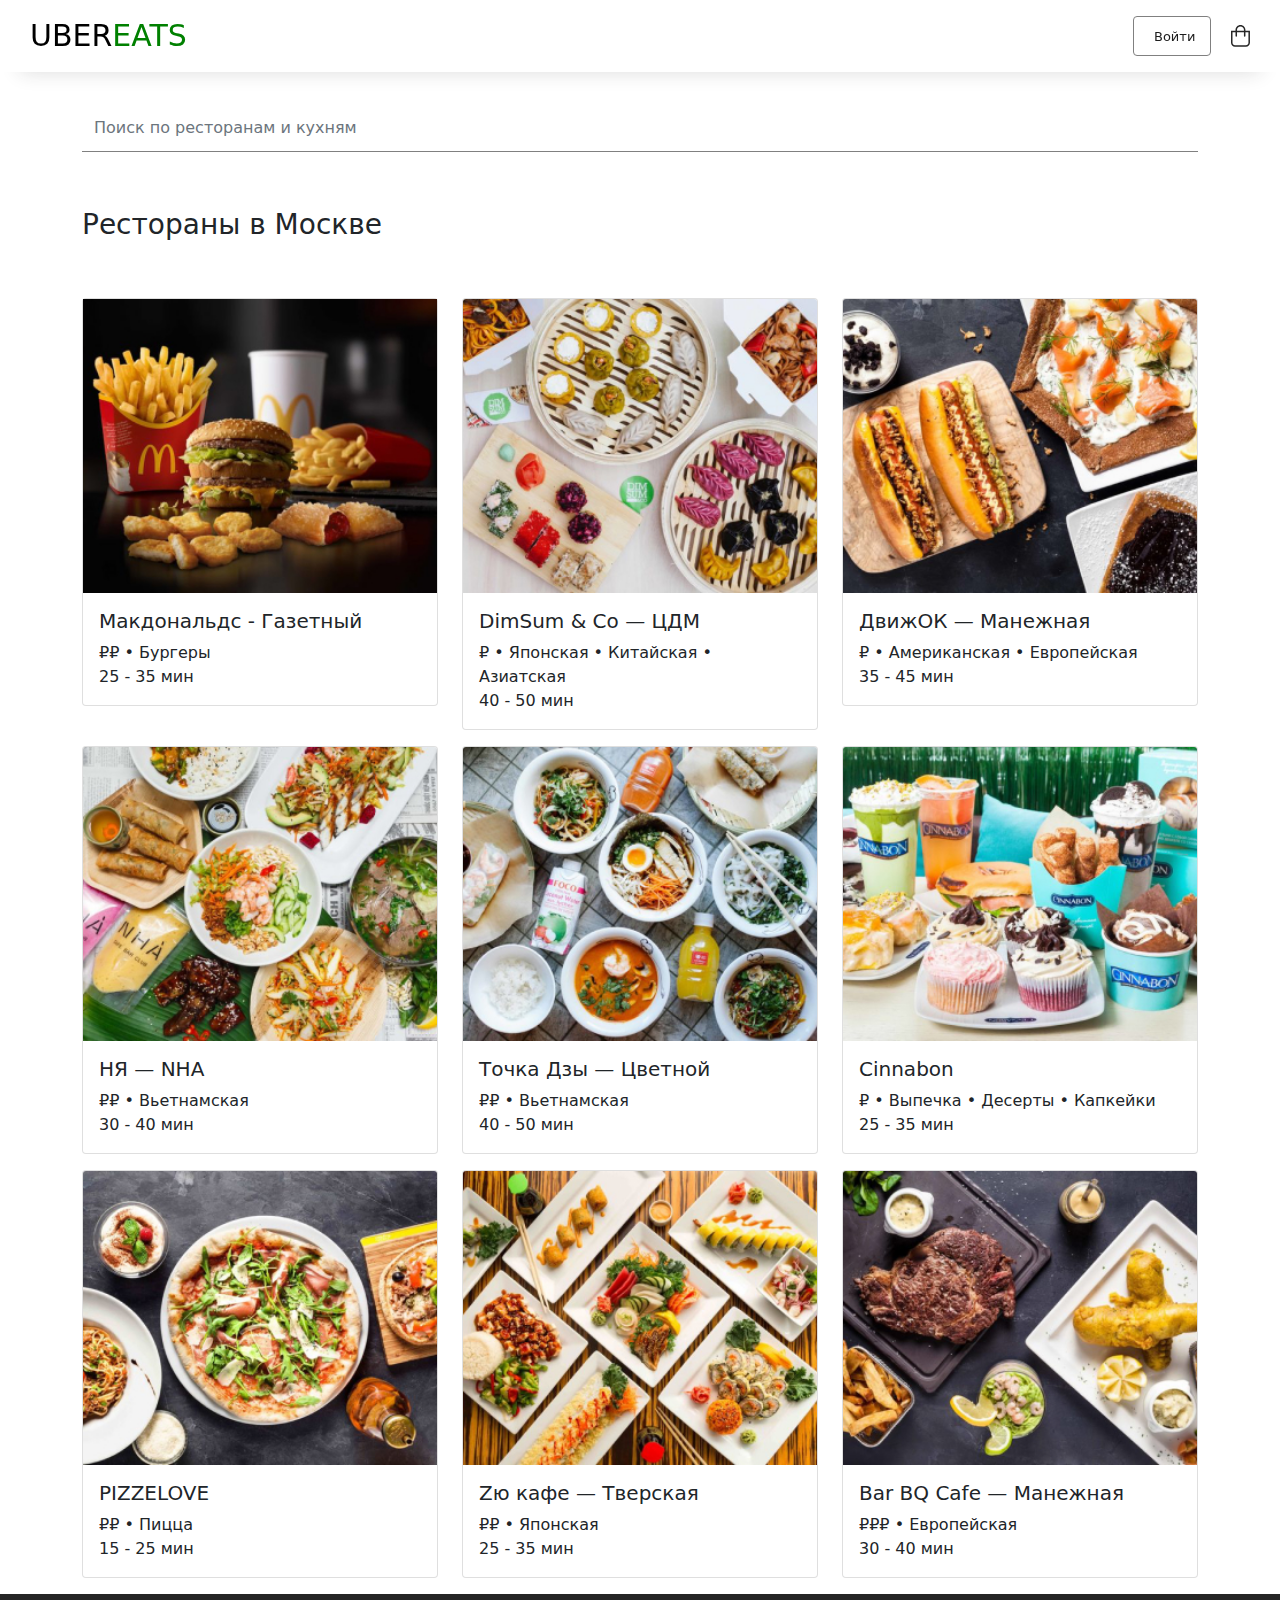
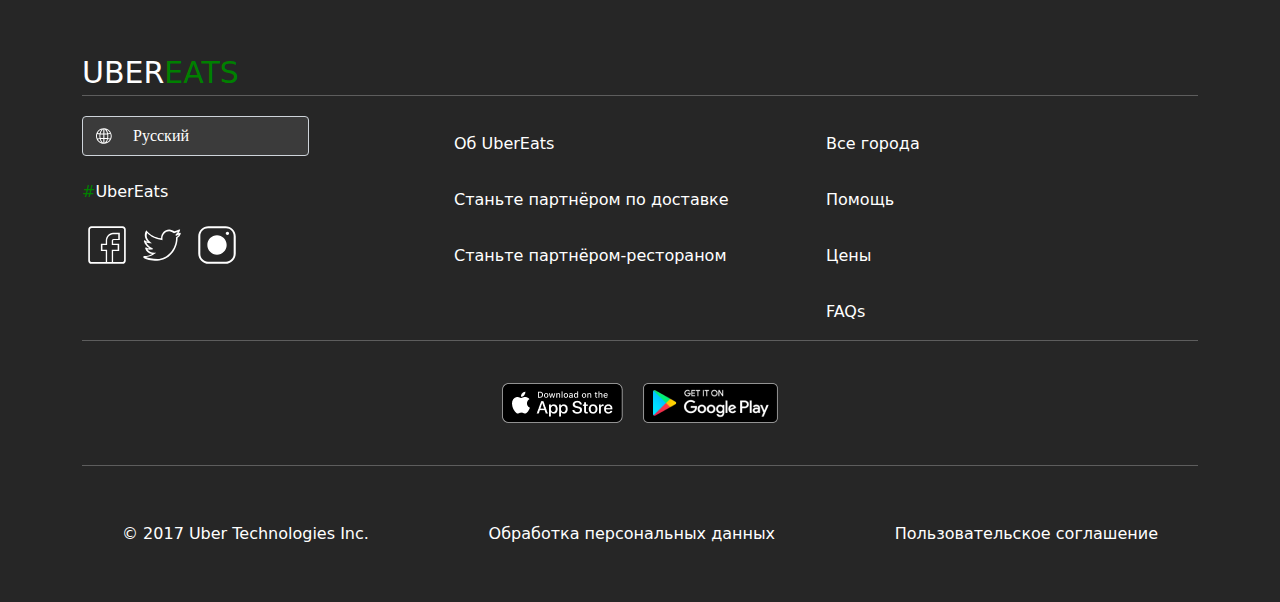
<file: index.html>
<!DOCTYPE html>
<html lang="en">
  <head>
    <meta charset="UTF-8" />
    <meta http-equiv="X-UA-Compatible" content="IE=edge" />
    <meta name="viewport" content="width=device-width, initial-scale=1.0" />
    <link rel="shortcut icon" href="img/favicon.ico" type="image/x-icon" />
    <link rel="stylesheet" href="css/bootstrap.min.css" />
    <link rel="stylesheet" href="css/fontello.css" />
    <link rel="stylesheet" href="css/style.css" />

    <title>UBER EATS</title>
  </head>
  <body>
    <header id="header">
      <div class="header-conteiner">
        <div class="logo">
          <a href="/" class="text-uppercase"
            >uber <span class="green">eats</span>
          </a>
        </div>

        <div class="enter">
          <div class="enter1">
            <a href="/" class="btn btn-itd btn-outline-dark">Войти</a>
          </div>
          <div class="case1">
            <img src="img/header/basket.svg" alt="Корзина" />
          </div>
        </div>

        <div class="case"></div>
      </div>
    </header>
    <section class="searching">
      <div class="container">
        <div class="row">
          <div class="col-12 search1">
            <div class="form-outline">
              <input
                type="search"
                id="form1"
                class="form-control"
                placeholder="Поиск по ресторанам и кухням"
                aria-label="Search"
              />
            </div>
          </div>
        </div>
      </div>
    </section>
    <section class="restorans">
      <div class="container">
        <div class="row">
          <div class="col-12 mb-5">
            <h3>Рестораны в Москве</h3>
          </div>
        </div>
        <div class="row">
          <div class="col-lg-4 col-md-6 col-sm-12 col-xs-12 crd mb-3">
            <a href="restaurant.html" class="a-hover"
              ><div class="card" style="width: auto">
                <img
                  src="img/stores/1.jpg"
                  class="transition-fix"
                  alt="Макдональдс"
                />
                <div class="card-body">
                  <h5 class="card-title">Макдональдс - Газетный</h5>
                  <p class="card-text">₽₽ • Бургеры<br />25 - 35 мин</p>
                </div>
              </div></a
            >
          </div>

          <div class="col-lg-4 col-md-6 col-sm-12 col-xs-12 crd mb-3">
            <a href="restaurant.html" class="a-hover"
              ><div class="card" style="width: auto">
                <img
                  src="img/stores/2.jpg"
                  class="card-img-top"
                  alt="DimSum & Co — ЦДМ"
                />
                <div class="card-body">
                  <h5 class="card-title">DimSum & Co — ЦДМ</h5>
                  <p class="card-text">
                    ₽ • Японская • Китайская • Азиатская<br />40 - 50 мин
                  </p>
                </div>
              </div></a
            >
          </div>

          <div class="col-lg-4 col-md-6 col-sm-12 col-xs-12 crd mb-3">
            <a href="restaurant.html" class="a-hover"
              ><div class="card" style="width: auto">
                <img
                  src="img/stores/3.jpg"
                  class="card-img-top"
                  alt="ДвижОК — Манежная"
                />
                <div class="card-body">
                  <h5 class="card-title">ДвижОК — Манежная</h5>
                  <p class="card-text">
                    ₽ • Американская • Европейская <br />35 - 45 мин
                  </p>
                </div>
              </div></a
            >
          </div>

          <div class="col-lg-4 col-md-6 col-sm-12 col-xs-12 crd mb-3">
            <a href="restaurant.html" class="a-hover"
              ><div class="card" style="width: auto">
                <img
                  src="img/stores/4.jpg"
                  class="card-img-top"
                  alt="НЯ — NHA"
                />
                <div class="card-body">
                  <h5 class="card-title">НЯ — NHA</h5>
                  <p class="card-text">₽₽ • Вьетнамская <br />30 - 40 мин</p>
                </div>
              </div></a
            >
          </div>

          <div class="col-lg-4 col-md-6 col-sm-12 col-xs-12 crd mb-3">
            <a href="restaurant.html" class="a-hover"
              ><div class="card" style="width: auto">
                <img
                  src="img/stores/5.jpg"
                  class="card-img-top"
                  alt="Точка Дзы — Цветной"
                />
                <div class="card-body">
                  <h5 class="card-title">Точка Дзы — Цветной</h5>
                  <p class="card-text">₽₽ • Вьетнамская<br />40 - 50 мин</p>
                </div>
              </div></a
            >
          </div>

          <div class="col-lg-4 col-md-6 col-sm-12 col-xs-12 crd mb-3">
            <a href="restaurant.html" class="a-hover"
              ><div class="card" style="width: auto">
                <img
                  src="img/stores/6.jpg"
                  class="card-img-top"
                  alt="Cinnabon"
                />
                <div class="card-body">
                  <h5 class="card-title">Cinnabon</h5>
                  <p class="card-text">
                    ₽ • Выпечка • Десерты • Капкейки<br />25 - 35 мин
                  </p>
                </div>
              </div></a
            >
          </div>

          <div class="col-lg-4 col-md-6 col-sm-12 col-xs-12 crd mb-3">
            <a href="restaurant.html" class="a-hover"
              ><div class="card" style="width: auto">
                <img
                  src="img/stores/7.jpg"
                  class="card-img-top"
                  alt="PIZZELOVE"
                />
                <div class="card-body">
                  <h5 class="card-title">PIZZELOVE</h5>
                  <p class="card-text">₽₽ • Пицца<br />15 - 25 мин</p>
                </div>
              </div></a
            >
          </div>

          <div class="col-lg-4 col-md-6 col-sm-12 col-xs-12 crd mb-3">
            <a href="restaurant.html" class="a-hover"
              ><div class="card" style="width: auto">
                <img
                  src="img/stores/8.jpg"
                  class="card-img-top"
                  alt="Zю кафе — Тверская"
                />
                <div class="card-body">
                  <h5 class="card-title">Zю кафе — Тверская</h5>
                  <p class="card-text">₽₽ • Японская<br />25 - 35 мин</p>
                </div>
              </div></a
            >
          </div>

          <div class="col-lg-4 col-md-6 col-sm-12 col-xs-12 crd mb-3">
            <a href="restaurant.html" class="a-hover"
              ><div class="card" style="width: auto">
                <img
                  src="img/stores/9.jpg"
                  class="card-img-top"
                  alt="Bar BQ Cafe — Манежная"
                />
                <div class="card-body">
                  <h5 class="card-title">Bar BQ Cafe — Манежная</h5>
                  <p class="card-text">₽₽₽ • Европейская<br />30 - 40 мин</p>
                </div>
              </div></a
            >
          </div>
        </div>
      </div>
    </section>

    <footer>
      <div class="container">
        <div class="logo-f">
          <a href="/" class="text-uppercase"
            >uber <span class="green">eats</span>
          </a>
        </div>

        <hr class="footer-hr" />

        <div class="rowfut">
          <div class="colfut">
            <div class="lang-selector-container">
              <img src="img/footer/world.svg" alt="Language" />
              <select class="form-select" aria-label="Select language">
                <option value="ru">Русский</option>
                <option value="en">English</option>
                <option value="ch">汉语</option>
                <option value="jp">日本語</option>
              </select>
            </div>
            <div class="social">
              <div class="hesh">
                <p>
                  <span class="green">#</span><a href="#header">UberEats</a>
                </p>
              </div>
              <div class="soc-ico">
                <a href="#" class="icon-link">
                  <img src="img/footer/facebook.svg" alt="facebook" />
                </a>
                <a href="#" class="icon-link">
                  <img src="img/footer/twitter.svg" alt="twitter" />
                </a>
                <a href="#" class="icon-link">
                  <img src="img/footer/instagram.svg" alt="instagram" />
                </a>
              </div>
            </div>
          </div>
          <div class="colfut">
            <div><a href="#" class="footer-link">Об UberEats</a></div>
            <div>
              <a href="#" class="footer-link">Станьте партнёром по доставке</a>
            </div>
            <div>
              <a href="#" class="footer-link">Станьте партнёром-рестораном</a>
            </div>
          </div>
          <div class="colfut">
            <div><a href="#" class="footer-link">Все города</a></div>
            <div><a href="#" class="footer-link">Помощь</a></div>
            <div><a href="#" class="footer-link">Цены</a></div>
            <div><a href="#" class="footer-link">FAQs</a></div>
          </div>
        </div>
        <hr class="footer-hr" />

        <div class="app">
          <div>
            <a href="#"
              ><img src="img/footer/get_it_on_appstore.png" alt="appstore"
            /></a>
          </div>
          <div>
            <a href="#"
              ><img src="img/footer/get_it_on_google.png" alt="google"
            /></a>
          </div>
        </div>

        <hr class="footer-hr" />
        <div class="legal">
          <div class="legal-item">
            <a class="footer-link" href="#">© 2017 Uber Technologies Inc.</a>
          </div>
          <div class="legal-item">
            <a class="footer-link" href="#">Обработка персональных данных</a>
          </div>
          <div class="legal-item">
            <a class="footer-link" href="#">Пользовательское соглашение</a>
          </div>
        </div>
      </div>
    </footer>

    <script src="js/bootstrap.bundle.min.js"></script>
  </body>
</html>
</file>
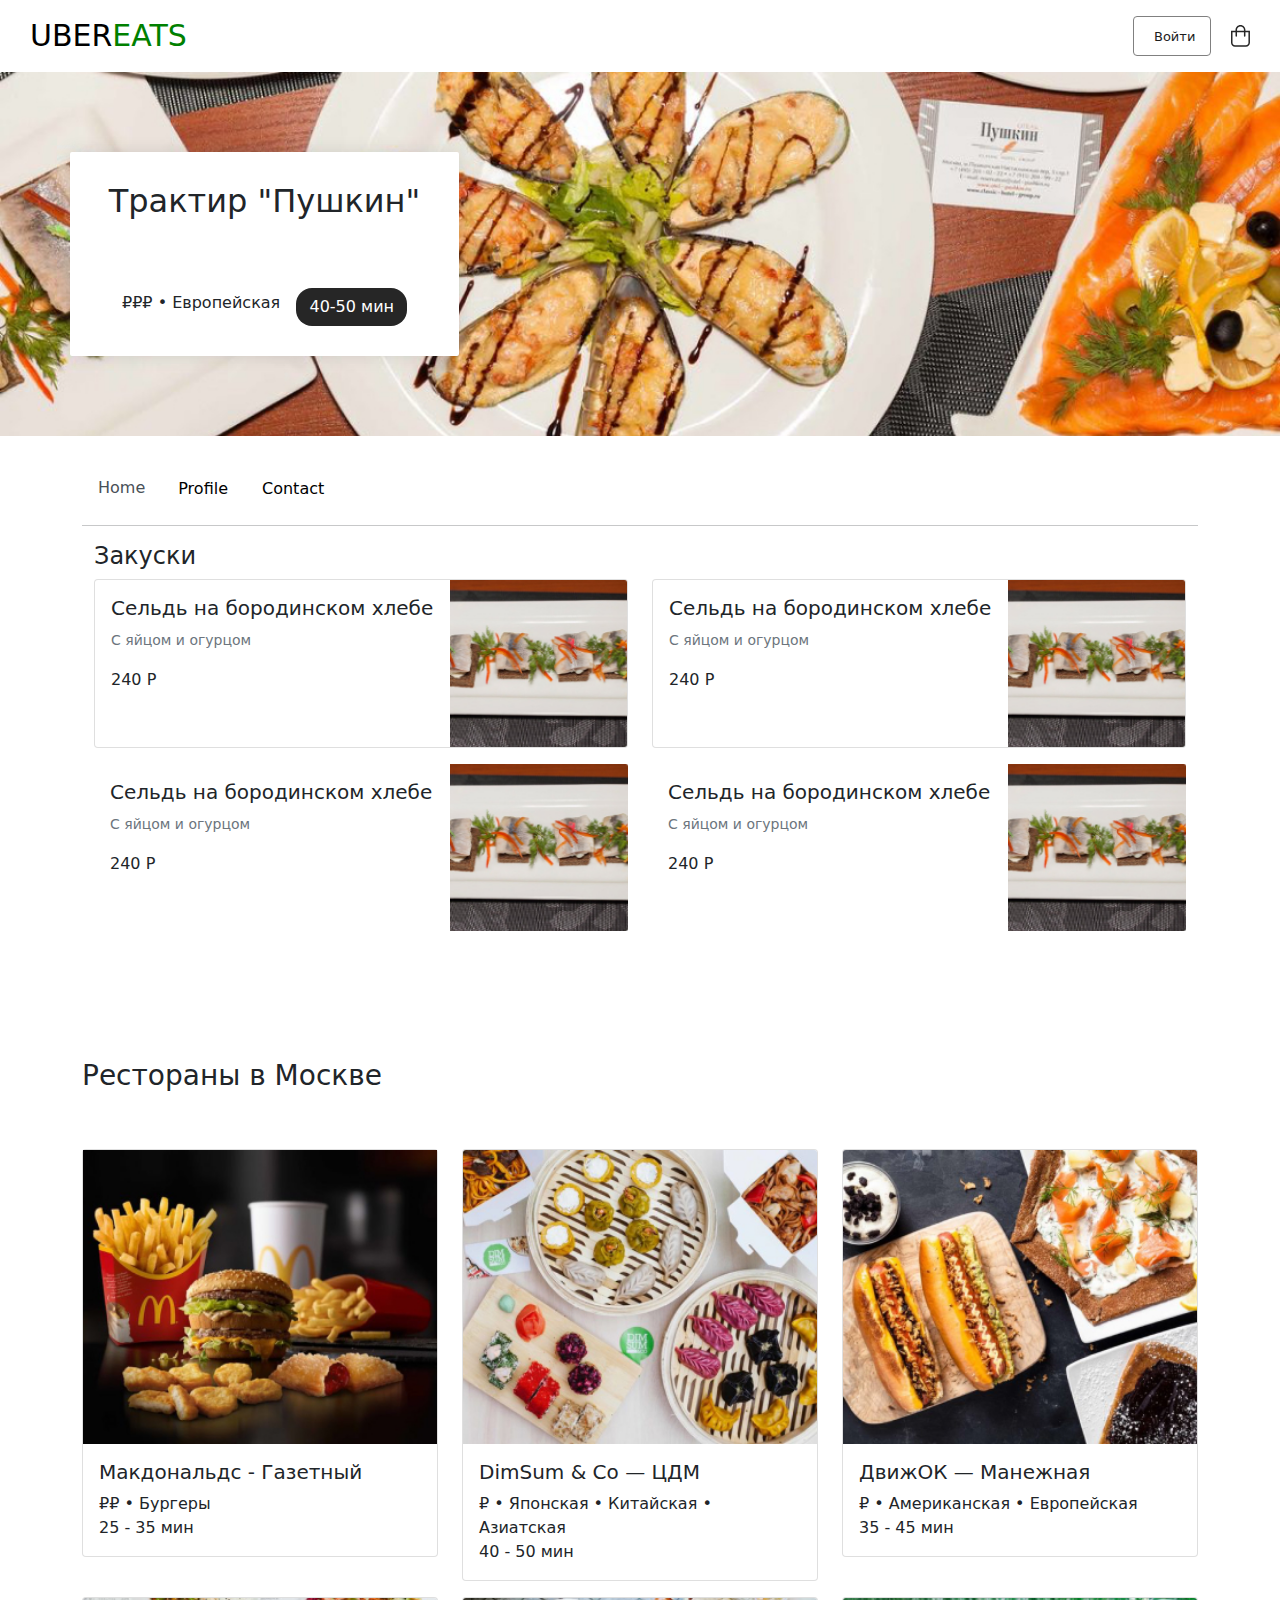
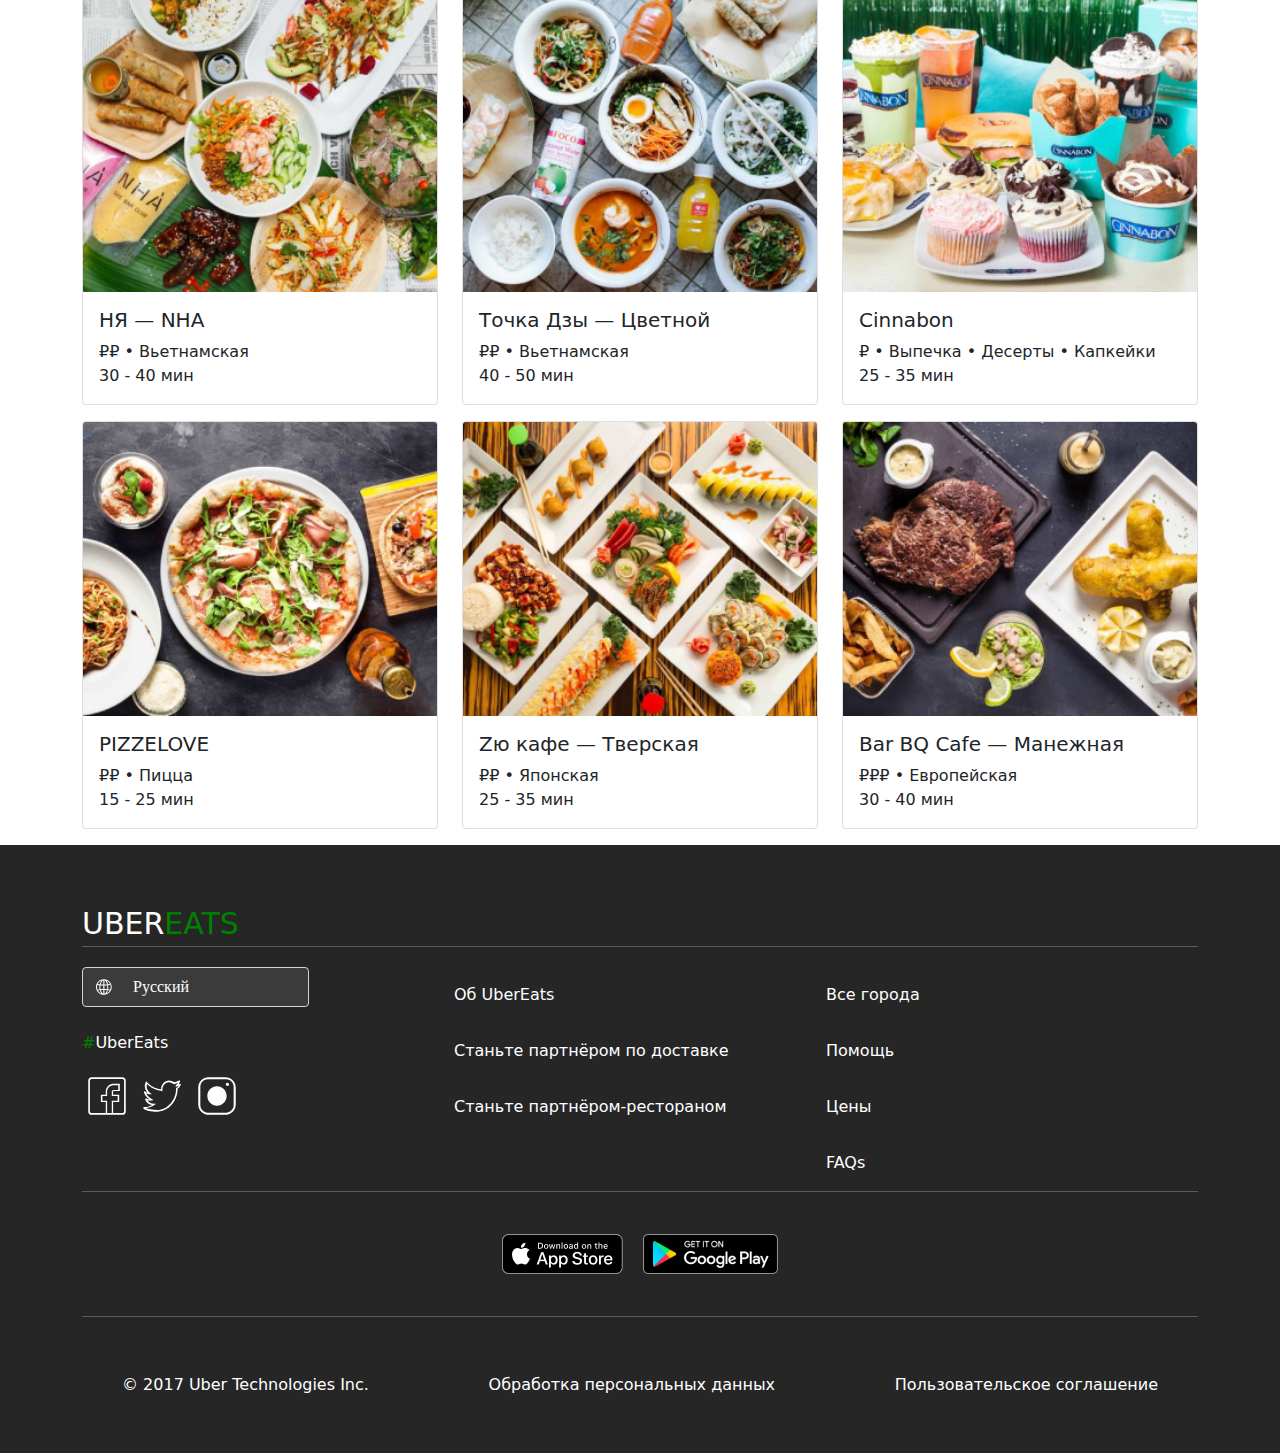
<file: restaurant.html>
<!DOCTYPE html>
<html lang="en">
  <head>
    <meta charset="UTF-8" />
    <meta http-equiv="X-UA-Compatible" content="IE=edge" />
    <meta name="viewport" content="width=device-width, initial-scale=1.0" />
    <link rel="shortcut icon" href="img/favicon.ico" type="image/x-icon" />
    <link rel="stylesheet" href="css/bootstrap.min.css" />
    <link rel="stylesheet" href="css/fontello.css" />
    <link rel="stylesheet" href="css/style.css" />
    <link rel="stylesheet" href="css/restaurant.css" />

    <title>Restaurant</title>
  </head>
  <body>
    <header id="header">
      <div class="header-conteiner">
        <div class="logo">
          <a href="/" class="text-uppercase"
            >uber <span class="green">eats</span>
          </a>
        </div>

        <div class="enter">
          <div class="enter1">
            <a href="/" class="btn btn-itd btn-outline-dark">Войти</a>
          </div>
          <div class="case1">
            <img src="img/header/basket.svg" alt="Корзина" />
          </div>
        </div>
      </div>
    </header>
    <section class="hero">
      <div class="bigeat">
        <div class="container b222">
          <div class="row">
            <div class="pyshkin col-lg-5 col-md-7 col-sm-12 col-">
              <div class="pyshkin1"><h2>Трактир "Пушкин"</h2></div>
              <div class="pyshkin2">
                <div class="pyshkin21"><h6>₽₽₽ • Европейская</h6></div>
                <div class="pyshkin22">
                  <a href="#" class="btn btn-rest">40-50 мин</a>
                </div>
              </div>
            </div>
          </div>
        </div>
      </div>
    </section>

    <section class="navtab">
      <div class="container">
        <ul class="nav nav-tabs" id="myTab" role="tablist">
          <li class="nav-item" role="presentation">
            <button
              class="nav-link active"
              id="home-tab"
              data-bs-toggle="tab"
              data-bs-target="#home"
              type="button"
              role="tab"
              aria-controls="home"
              aria-selected="true"
            >
              Home
            </button>
          </li>
          <li class="nav-item" role="presentation">
            <button
              class="nav-link"
              id="profile-tab"
              data-bs-toggle="tab"
              data-bs-target="#profile"
              type="button"
              role="tab"
              aria-controls="profile"
              aria-selected="false"
            >
              Profile
            </button>
          </li>
          <li class="nav-item" role="presentation">
            <button
              class="nav-link"
              id="contact-tab"
              data-bs-toggle="tab"
              data-bs-target="#contact"
              type="button"
              role="tab"
              aria-controls="contact"
              aria-selected="false"
            >
              Contact
            </button>
          </li>
        </ul>
        <div><hr /></div>
        <div class="tab-content" id="myTabContent">
          <div
            class="tab-pane fade show active"
            id="home"
            role="tabpanel"
            aria-labelledby="home-tab"
          >
            <div class="container">
              <div class="row">
                <div class="col-12">
                  <h4>Закуски</h4>
                </div>
              </div>
              <div class="row">
                <div class="col-lg-6 col-md-12 col-sm-12 col-xs-12">
                  <div class="card mb-3" style="width: auto">
                    <div class="row g-0">
                      <div class="col-lg-8 col-md-9 col-sm-8 col-xs-8">
                        <div class="card-body">
                          <div><h5 class="card-title">Сельдь на бородинском хлебе</h5></div>
                          <div><small class="text-muted">С яйцом и огурцом</small></div>
                          <div> </p>
                          <p class="card-text">240 Р</p></div>
                        </div>
                      </div>
                      <div class="col-lg-4 col-md-3 col-sm-4 col-xs-4 img-w">
                        <img
                          src="img/restaurant/s1.jpg"
                          class="img-fluid"
                          alt="..."
                        />
                      </div>
                    </div>
                  </div>
                  </div>




                  <div class="col-lg-6 col-md-12 col-sm-12 col-xs-12">
                    <div class="card mb-3" style="width: auto">
                      <div class="row g-0">
                        <div class="col-lg-8 col-md-9 col-sm-8 col-xs-8">
                          <div class="card-body">
                            <div><h5 class="card-title">Сельдь на бородинском хлебе</h5></div>
                            <div><small class="text-muted">С яйцом и огурцом</small></div>
                            <div> </p>
                            <p class="card-text">240 Р</p></div>
                          </div>
                        </div>
                        <div class="col-lg-4 col-md-3 col-sm-4 col-xs-4 img-w">
                          <img
                            src="img/restaurant/s1.jpg"
                            class="img-fluid"
                            alt="..."
                          />
                        </div>
                      </div>
                    </div>
                    </div>


                    <div class="col-lg-6 col-md-12 col-sm-12 col-xs-12">
                      <div class="col-lg-6 col-md-12 col-sm-12 col-xs-12" style="width: auto">
                        <div class="row g-0">
                          <div class="col-lg-8 col-md-9 col-sm-8 col-xs-8">
                            <div class="card-body">
                              <div><h5 class="card-title">Сельдь на бородинском хлебе</h5></div>
                              <div><small class="text-muted">С яйцом и огурцом</small></div>
                              <div> </p>
                              <p class="card-text">240 Р</p></div>
                            </div>
                          </div>
                          <div class="col-lg-4 col-md-3 col-sm-4 col-xs-4 img-w">
                            <img
                              src="img/restaurant/s1.jpg"
                              class="img-fluid"
                              alt="..."
                            />
                          </div>
                        </div>
                      </div>
                      </div>
                      
                      <div class="col-lg-6 col-md-12 col-sm-12 col-xs-12">
                        <div class="col-lg-6 col-md-12 col-sm-12 col-xs-12" style="width: auto">
                          <div class="row g-0">
                            <div class="col-lg-8 col-md-9 col-sm-8 col-xs-8">
                              <div class="card-body">
                                <div><h5 class="card-title">Сельдь на бородинском хлебе</h5></div>
                                <div><small class="text-muted">С яйцом и огурцом</small></div>
                                <div> </p>
                                <p class="card-text">240 Р</p></div>
                              </div>
                            </div>
                            <div class="col-lg-4 col-md-3 col-sm-4 col-xs-4 img-w">
                              <img
                                src="img/restaurant/s1.jpg"
                                class="img-fluid"
                                alt="..."
                              />
                            </div>
                          </div>
                        </div>
                        </div>




              </div>
            </div>
          </div>
          <div
            class="tab-pane fade"
            id="profile"
            role="tabpanel"
            aria-labelledby="profile-tab"
          >
            ffffffffffffffffffff
          </div>
          <div
            class="tab-pane fade"
            id="contact"
            role="tabpanel"
            aria-labelledby="contact-tab"
          >
            ssssssssssssssssssssssssssss
          </div>
        </div>
      </div>
    </section>

    <section class="restorans">
      <div class="container">
        <div class="row">
          <div class="col-12 mb-5">
            <h3>Рестораны в Москве</h3>
          </div>
        </div>
        <div class="row">
          <div class="col-lg-4 col-md-6 col-sm-12 col-xs-12 crd mb-3">
            <a href="restaurant.html" class="a-hover"
              ><div class="card" style="width: auto">
                <img
                  src="img/stores/1.jpg"
                  class="transition-fix"
                  alt="Макдональдс"
                />
                <div class="card-body">
                  <h5 class="card-title">Макдональдс - Газетный</h5>
                  <p class="card-text">₽₽ • Бургеры<br />25 - 35 мин</p>
                </div>
              </div></a
            >
          </div>

          <div class="col-lg-4 col-md-6 col-sm-12 col-xs-12 crd mb-3">
            <a href="restaurant.html" class="a-hover"
              ><div class="card" style="width: auto">
                <img
                  src="img/stores/2.jpg"
                  class="card-img-top"
                  alt="DimSum & Co — ЦДМ"
                />
                <div class="card-body">
                  <h5 class="card-title">DimSum & Co — ЦДМ</h5>
                  <p class="card-text">
                    ₽ • Японская • Китайская • Азиатская<br />40 - 50 мин
                  </p>
                </div>
              </div></a
            >
          </div>

          <div class="col-lg-4 col-md-6 col-sm-12 col-xs-12 crd mb-3">
            <a href="restaurant.html" class="a-hover"
              ><div class="card" style="width: auto">
                <img
                  src="img/stores/3.jpg"
                  class="card-img-top"
                  alt="ДвижОК — Манежная"
                />
                <div class="card-body">
                  <h5 class="card-title">ДвижОК — Манежная</h5>
                  <p class="card-text">
                    ₽ • Американская • Европейская <br />35 - 45 мин
                  </p>
                </div>
              </div></a
            >
          </div>

          <div class="col-lg-4 col-md-6 col-sm-12 col-xs-12 crd mb-3">
            <a href="restaurant.html" class="a-hover"
              ><div class="card" style="width: auto">
                <img
                  src="img/stores/4.jpg"
                  class="card-img-top"
                  alt="НЯ — NHA"
                />
                <div class="card-body">
                  <h5 class="card-title">НЯ — NHA</h5>
                  <p class="card-text">₽₽ • Вьетнамская <br />30 - 40 мин</p>
                </div>
              </div></a
            >
          </div>

          <div class="col-lg-4 col-md-6 col-sm-12 col-xs-12 crd mb-3">
            <a href="restaurant.html" class="a-hover"
              ><div class="card" style="width: auto">
                <img
                  src="img/stores/5.jpg"
                  class="card-img-top"
                  alt="Точка Дзы — Цветной"
                />
                <div class="card-body">
                  <h5 class="card-title">Точка Дзы — Цветной</h5>
                  <p class="card-text">₽₽ • Вьетнамская<br />40 - 50 мин</p>
                </div>
              </div></a
            >
          </div>

          <div class="col-lg-4 col-md-6 col-sm-12 col-xs-12 crd mb-3">
            <a href="restaurant.html" class="a-hover"
              ><div class="card" style="width: auto">
                <img
                  src="img/stores/6.jpg"
                  class="card-img-top"
                  alt="Cinnabon"
                />
                <div class="card-body">
                  <h5 class="card-title">Cinnabon</h5>
                  <p class="card-text">
                    ₽ • Выпечка • Десерты • Капкейки<br />25 - 35 мин
                  </p>
                </div>
              </div></a
            >
          </div>

          <div class="col-lg-4 col-md-6 col-sm-12 col-xs-12 crd mb-3">
            <a href="restaurant.html" class="a-hover"
              ><div class="card" style="width: auto">
                <img
                  src="img/stores/7.jpg"
                  class="card-img-top"
                  alt="PIZZELOVE"
                />
                <div class="card-body">
                  <h5 class="card-title">PIZZELOVE</h5>
                  <p class="card-text">₽₽ • Пицца<br />15 - 25 мин</p>
                </div>
              </div></a
            >
          </div>

          <div class="col-lg-4 col-md-6 col-sm-12 col-xs-12 crd mb-3">
            <a href="restaurant.html" class="a-hover"
              ><div class="card" style="width: auto">
                <img
                  src="img/stores/8.jpg"
                  class="card-img-top"
                  alt="Zю кафе — Тверская"
                />
                <div class="card-body">
                  <h5 class="card-title">Zю кафе — Тверская</h5>
                  <p class="card-text">₽₽ • Японская<br />25 - 35 мин</p>
                </div>
              </div></a
            >
          </div>

          <div class="col-lg-4 col-md-6 col-sm-12 col-xs-12 crd mb-3">
            <a href="restaurant.html" class="a-hover"
              ><div class="card" style="width: auto">
                <img
                  src="img/stores/9.jpg"
                  class="card-img-top"
                  alt="Bar BQ Cafe — Манежная"
                />
                <div class="card-body">
                  <h5 class="card-title">Bar BQ Cafe — Манежная</h5>
                  <p class="card-text">₽₽₽ • Европейская<br />30 - 40 мин</p>
                </div>
              </div></a
            >
          </div>
        </div>
      </div>
    </section>

    <footer>
      <div class="container">
        <div class="logo-f">
          <a href="/" class="text-uppercase"
            >uber <span class="green">eats</span>
          </a>
        </div>

        <hr class="footer-hr" />

        <div class="rowfut">
          <div class="colfut">
            <div class="lang-selector-container">
              <img src="img/footer/world.svg" alt="Language" />
              <select class="form-select" aria-label="Select language">
                <option value="ru">Русский</option>
                <option value="en">English</option>
                <option value="ch">汉语</option>
                <option value="jp">日本語</option>
              </select>
            </div>
            <div class="social">
              <div class="hesh">
                <p>
                  <span class="green">#</span><a href="#header">UberEats</a>
                </p>
              </div>
              <div class="soc-ico">
                <a href="#" class="icon-link">
                  <img src="img/footer/facebook.svg" alt="facebook" />
                </a>
                <a href="#" class="icon-link">
                  <img src="img/footer/twitter.svg" alt="twitter" />
                </a>
                <a href="#" class="icon-link">
                  <img src="img/footer/instagram.svg" alt="instagram" />
                </a>
              </div>
            </div>
          </div>
          <div class="colfut">
            <div><a href="#" class="footer-link">Об UberEats</a></div>
            <div>
              <a href="#" class="footer-link">Станьте партнёром по доставке</a>
            </div>
            <div>
              <a href="#" class="footer-link">Станьте партнёром-рестораном</a>
            </div>
          </div>
          <div class="colfut">
            <div><a href="#" class="footer-link">Все города</a></div>
            <div><a href="#" class="footer-link">Помощь</a></div>
            <div><a href="#" class="footer-link">Цены</a></div>
            <div><a href="#" class="footer-link">FAQs</a></div>
          </div>
        </div>
        <hr class="footer-hr" />
        <div class="app">
          <div>
            <a href="#"
              ><img src="img/footer/get_it_on_appstore.png" alt="appstore"
            /></a>
          </div>
          <div>
            <a href="#"
              ><img src="img/footer/get_it_on_google.png" alt="google"
            /></a>
          </div>
        </div>
        <hr class="footer-hr" />
        <div class="legal">
          <div class="legal-item">
            <a class="footer-link" href="#">© 2017 Uber Technologies Inc.</a>
          </div>
          <div class="legal-item">
            <a class="footer-link" href="#">Обработка персональных данных</a>
          </div>
          <div class="legal-item">
            <a class="footer-link" href="#">Пользовательское соглашение</a>
          </div>
        </div>
      </div>
    </footer>

    <script src="js/bootstrap.bundle.min.js"></script>
  </body>
</html>
</file>
<file: css/fontello.css>
@font-face {
  font-family: 'fontello';
  src: url('../font/fontello.eot?95915839');
  src: url('../font/fontello.eot?95915839#iefix') format('embedded-opentype'),
       url('../font/fontello.woff2?95915839') format('woff2'),
       url('../font/fontello.woff?95915839') format('woff'),
       url('../font/fontello.ttf?95915839') format('truetype'),
       url('../font/fontello.svg?95915839#fontello') format('svg');
  font-weight: normal;
  font-style: normal;
}
/* Chrome hack: SVG is rendered more smooth in Windozze. 100% magic, uncomment if you need it. */
/* Note, that will break hinting! In other OS-es font will be not as sharp as it could be */
/*
@media screen and (-webkit-min-device-pixel-ratio:0) {
  @font-face {
    font-family: 'fontello';
    src: url('../font/fontello.svg?95915839#fontello') format('svg');
  }
}
*/
[class^="icon-"]:before, [class*=" icon-"]:before {
  font-family: "fontello";
  font-style: normal;
  font-weight: normal;
  speak: never;

  display: inline-block;
  text-decoration: inherit;
  width: 1em;
  margin-right: .2em;
  text-align: center;
  /* opacity: .8; */

  /* For safety - reset parent styles, that can break glyph codes*/
  font-variant: normal;
  text-transform: none;

  /* fix buttons height, for twitter bootstrap */
  line-height: 1em;

  /* Animation center compensation - margins should be symmetric */
  /* remove if not needed */
  margin-left: .2em;

  /* you can be more comfortable with increased icons size */
  /* font-size: 120%; */

  /* Font smoothing. That was taken from TWBS */
  -webkit-font-smoothing: antialiased;
  -moz-osx-font-smoothing: grayscale;

  /* Uncomment for 3D effect */
  /* text-shadow: 1px 1px 1px rgba(127, 127, 127, 0.3); */
}

.icon-basket:before { content: '\e800'; } /* '' */
.icon-rouble:before { content: '\f158'; } /* '' */
.icon-facebook-rect:before { content: '\f301'; } /* '' */
.icon-twitter-bird:before { content: '\f303'; } /* '' */
.icon-instagram-filled:before { content: '\f31f'; } /* '' */
</file>
<file: css/style.css>
@import url("https://fonts.googleapis.com/css2?family=Roboto+Serif:opsz@8..144&display=swap");

/* шапка новая */
.logo > a {
  text-decoration: none;
  color: black;
  font-size: 30px;
  display: flex;
  justify-content: start;
}
.green {
  color: green;
}

.btn-itd {
  border-color: gray;
  max-width: 78px;
  max-height: 40px;
  font-weight: 500;
  color: #1d1d1d;
  font-size: 13px;
  font-style: normal;
  padding: 10px 20px 10px 20px;
}
.btn-itd:hover {
  color: #1d1d1d;
  background-color: gainsboro;
}

.header-conteiner {
  display: flex;
  flex-flow: row;
  align-items: center;
  width: 100%;
  height: 100%;
  flex-basis: auto;
  background-color: white;
  height: 72px;
  border: none;
  border-bottom: 1px solid white;
  box-shadow: 0 20px 20px -20px rgba(38, 38, 38, 0.16);
  padding-right: 30px;
  padding-left: 30px;
  position: fixed;
  z-index: 21;
}
.logo {
  display: flex;
  justify-content: start;
  flex-basis: 50%;
}
.enter {
  display: flex;
  justify-content: end;
  flex-basis: 50%;
}
.enter > .enter1 {
  padding-right: 20px;
}
.enter > .case1 {
  display: flex;
  align-items: center;
}

/* форма поиска */
.searching {
  padding-top: 104px;
}
.form-control {
  border: none;
  border-bottom: 1px solid;
  border-color: gray;
  border-radius: 0px;
  width: 100%;
  height: 48px;
  display: flex;
  justify-content: center;
  box-shadow: none;
}
.form-outline {
  display: flex;
  justify-content: center;
}
.restorans {
  padding-top: 56px;
}
.crd > a {
  text-decoration: none;
  color: inherit;
}
.card:hover {
  background-color: gainsboro;
}

/* футер */
footer {
  background-color: #262626;
  max-width: 100%;
  height: 100%;
}
.logo-f {
  display: inline-flex;
}

.logo-f > a {
  text-decoration: none;
  color: white;
  font-size: 30px;
  display: flex;
  justify-content: start;
  padding-top: 56px;
  box-sizing: border-box;
  border-color: white;
  border: 1px solid;
  border: none;
  border-bottom: white;
}
.footer-hr {
  display: block;
  border: 0;
  margin: 0;
  padding: 0;
  height: 1px;
  border-top: 1px solid white;
}
.rowfut {
  display: flex;
  flex-direction: row;
  padding-top: 20px;
  color: white;
}
.colfut {
  display: flex;
  flex-direction: column;
  color: white;
  flex-basis: 33.3333%;
  display: flex;
  flex-flow: column nowrap;
}

/* выбор языка */
.form-select {
  width: 227px;
  height: 40px;
  background: #3b3b3b;
  color: white;
  font-family: "Roboto";
  font-style: normal;
  font-weight: 400;
  padding-left: 50px;
}
.lang-selector-container {
  display: flex;
  align-items: center;
  width: fit-content;
  margin-bottom: 24px;
  margin-left: -16px;
}

.lang-selector-container > img {
  position: relative;
  left: 30px;
}
.hesh > p > a {
  color: white;
  text-decoration: none;
}
.social {
  display: flex;
  flex-direction: column;
}
.soc-ico > a > img {
  width: 50px;
}
.soc-ico > a {
  color: #262626;
}
.footer-link {
  color: white;
  text-decoration: none;
  padding: 16px 0;
  display: flex;
  justify-content: space-between;
  column-gap: 32px;
  flex-flow: row;
}

.footer-link:hover {
  color: gainsboro;
  text-decoration: none;
}

.footer-link:active {
  color: ghostwhite;
  text-decoration: none;
}
.colfut > a {
  padding-bottom: 23px;
}

/* магазины */

.app {
  display: flex;
  flex-flow: row;
  padding: 42px;
  max-width: 360px;
  margin: auto;
  justify-content: space-between;
}

/* legal */
.legal {
  display: flex;
  flex-flow: row;
  justify-content: space-between;
  padding: 40px;
}

/* медиа запросы */

@media screen and (max-width: 768px) {
}

@media screen and (max-width: 576px) {
  .rowfut {
    flex-flow: column;
  }
  .colfut {
    flex-basis: 100%;
  }
  .legal {
    flex-flow: column nowrap;
  }
  .footer-link {
    padding: 8px 0;
  }
  .enter > .case1 {
    display: none;
  }

  .form-select {
    max-width: 180px;
  }
  .app {
    flex-flow: column;
    justify-content: space-between;
    align-items: center;
    height: 200px;
  }
}
</file>
<file: css/restaurant.css>
.header-conteiner {
  box-shadow: none;
}

.hero {
  padding-top: 72px;
}
.restorans {
  padding-top: 128px;
}

.navtab {
  padding-top: 32px;
}
/* } временно */

/* главная картинка  с именем ресторана */
.bigeat {
  display: flex;
  height: 364px;
  background: url(../img/restaurant/s-header.jpg);
  background-size: cover;
  /* padding-top: 80px;
  padding-left: 81px; */
  align-items: center;
}

.pyshkin {
  display: flex;
  flex-flow: column;
  justify-content: space-around;
  height: 204px;
  max-width: 389px;
  background: #ffffff;
  box-shadow: 0px 0px 16px rgba(117, 117, 117, 0.2);
  border-radius: 2px;
}

.pyshkin1 {
  display: flex;
  flex-flow: row;
  justify-content: center;
}
.pyshkin2 {
  display: flex;
  flex-flow: row;
  align-items: center;
  text-align: center;
  justify-content: space-between;
  padding: 0 40px 0 40px;
}
.pyshkin21 {
  display: flex;
  align-items: center;
}
.pyshkin22 {
  display: flex;
  align-items: center;
}
.pyshkin22 > a {
  background: #262626;
  border-radius: 16px;
  color: white;
  align-items: center;
}
.pyshkin22 > a:hover {
  color: white;
}

/* навигация */

.nav-tabs {
  border: none;
}
.presentation {
  border: none;
}
.nav-item > .active {
  border: none;
}
.nav-link:hover {
  border: none;
}
li > .nav-item:focus-visible {
  border: none;
  outline: none;
}

/* карточки */

.img-w > img {
  width: 100%;
}
/* .card-body {
  display: flex;
  flex-flow: column;
  justify-content: end;
} */

/* медиа запросы */

@media screen and (max-width: 768px) {
  .bigeat {
    background: url(../img/restaurant/s-header-md.jpg);
  }
  .pyshkin {
    max-width: 432px;
  }
}

@media screen and (max-width: 576px) {
  .bigeat {
    background: url(../img/restaurant/s-header-xs.jpg);
    height: 255px;
    background-size: 100% 100%;
    padding-top: 203px;
  }
  .pyshkin {
    max-width: 308px;
    max-height: 180px;
    /* padding-top: 131px; */
    margin: auto;
  }
  .b222 {
    justify-content: center;
  }
  .header-conteiner {
    padding: 0;
    margin: 0;
  }
  .pyshkin2 {
    padding: 0;
  }
  .img-w {
    width: 100px;
  }
  .card-body {
    overflow-x: hidden;
  }
  .card-title {
    overflow-x: hidden;
  }
  .text-muted {
    overflow-x: hidden;
  }
  .navtab {
    padding-top: 80px;
  }
}
</file>
